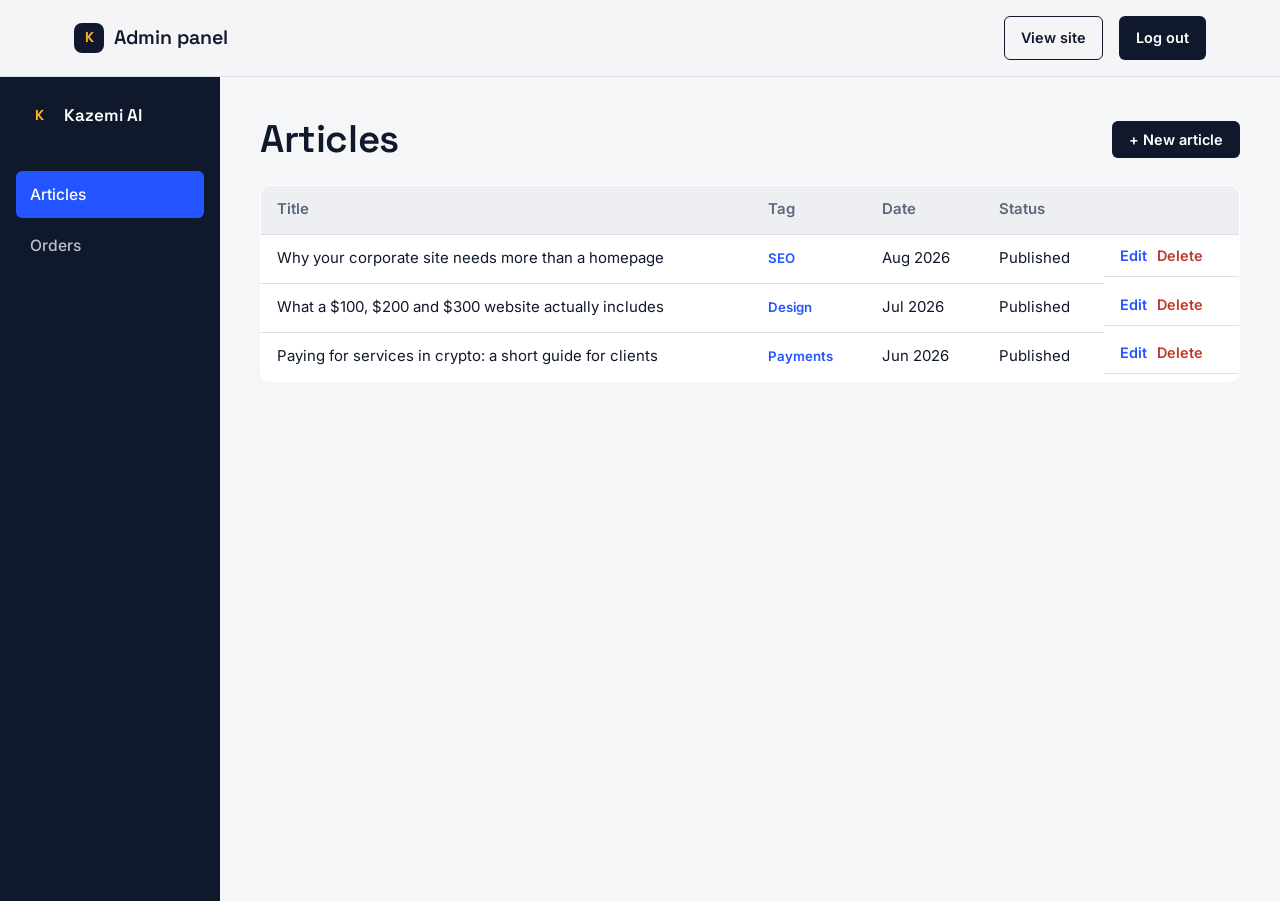
<file: admin.html>
<!DOCTYPE html>
<html lang="en">
<head>
<meta charset="UTF-8">
<meta name="viewport" content="width=device-width, initial-scale=1.0">
<title>Admin — Kazemi AI Agency</title>
<meta name="robots" content="noindex, nofollow">
<link rel="preconnect" href="https://fonts.googleapis.com">
<link href="https://fonts.googleapis.com/css2?family=Space+Grotesk:wght@500;600;700&family=Inter:wght@400;500;600;700&display=swap" rel="stylesheet">
<link rel="stylesheet" href="css/style.css">
</head>
<body>

<header class="site-header">
  <div class="container nav">
    <span class="brand"><span class="brand-mark">K</span>Admin panel</span>
    <div class="nav-cta">
      <a href="index.html" class="btn btn-outline btn-sm">View site</a>
      <a href="login.html" class="btn btn-primary btn-sm">Log out</a>
    </div>
  </div>
</header>

<div class="admin-layout">
  <aside class="admin-side">
    <div class="brand" style="font-size:1rem;"><span class="brand-mark">K</span>Kazemi AI</div>
    <div class="admin-tab active" data-tab="articles">Articles</div>
    <div class="admin-tab" data-tab="orders">Orders</div>
  </aside>

  <main class="admin-main">

    <!-- ========== ARTICLES ========== -->
    <section class="admin-panel active" id="panel-articles">
      <div class="admin-toolbar">
        <h2 style="margin:0;">Articles</h2>
        <button class="btn btn-primary btn-sm" id="newArticleBtn">+ New article</button>
      </div>
      <table class="admin-table">
        <thead><tr><th>Title</th><th>Tag</th><th>Date</th><th>Status</th><th></th></tr></thead>
        <tbody id="articlesBody"></tbody>
      </table>
    </section>

    <!-- ========== ORDERS ========== -->
    <section class="admin-panel" id="panel-orders">
      <div class="admin-toolbar">
        <h2 style="margin:0;">Orders</h2>
      </div>
      <table class="admin-table">
        <thead><tr><th>Client</th><th>Package</th><th>Amount</th><th>Coin</th><th>Date</th><th>Status</th></tr></thead>
        <tbody id="ordersBody"></tbody>
      </table>
    </section>

  </main>
</div>

<!-- article editor modal -->
<div class="modal-backdrop" id="articleModal">
  <div class="modal">
    <h3 id="modalTitle" style="margin-bottom:16px;">New article</h3>
    <input type="hidden" id="articleId">
    <div class="form-field"><label>Title</label><input type="text" id="fTitle"></div>
    <div class="form-field"><label>Tag</label><input type="text" id="fTag" placeholder="SEO, Design, Payments…"></div>
    <div class="form-field"><label>Body</label><textarea id="fBody" rows="6"></textarea></div>
    <div style="display:flex;gap:10px;margin-top:8px;">
      <button class="btn btn-primary" id="saveArticleBtn">Save</button>
      <button class="btn btn-outline" id="cancelArticleBtn">Cancel</button>
    </div>
  </div>
</div>

<script src="js/main.js"></script>
<script>
// ---------------------------------------------------------------------
// Demo persistence via localStorage — this makes the panel fully usable
// while you build, but it only stores data in THIS browser. For a real
// multi-user admin (data shared across devices/staff) you need a small
// backend: an API + database (Postgres/Firestore) behind auth, with this
// UI calling it instead of localStorage. Swap the load/save functions
// below for fetch() calls once that exists.
// ---------------------------------------------------------------------
const seedArticles = [
  { id:1, title:'Why your corporate site needs more than a homepage', tag:'SEO', date:'Aug 2026', status:'Published' },
  { id:2, title:'What a $100, $200 and $300 website actually includes', tag:'Design', date:'Jul 2026', status:'Published' },
  { id:3, title:'Paying for services in crypto: a short guide for clients', tag:'Payments', date:'Jun 2026', status:'Published' },
];
const seedOrders = [
  { client:'Nima Legal', package:'Starter', amount:'$100', coin:'USDT', date:'Jun 3, 2026', status:'Live' },
  { client:'Arka Freight', package:'Business', amount:'$200', coin:'BTC', date:'Aug 12, 2026', status:'Live' },
  { client:'Farsight Analytics', package:'SEO & Content', amount:'$1,200', coin:'ETH', date:'Aug 20, 2026', status:'In progress' },
];
function load(key, seed){ const s = localStorage.getItem(key); return s ? JSON.parse(s) : seed; }
function save(key, data){ localStorage.setItem(key, JSON.stringify(data)); }

let articles = load('admin_articles', seedArticles);
let orders = load('admin_orders', seedOrders);

// ---------- tabs ----------
document.querySelectorAll('.admin-tab').forEach(tab => {
  tab.addEventListener('click', () => {
    document.querySelectorAll('.admin-tab').forEach(t => t.classList.remove('active'));
    document.querySelectorAll('.admin-panel').forEach(p => p.classList.remove('active'));
    tab.classList.add('active');
    document.getElementById('panel-' + tab.dataset.tab).classList.add('active');
  });
});

// ---------- articles table ----------
function renderArticles(){
  document.getElementById('articlesBody').innerHTML = articles.map(a => `
    <tr>
      <td>${a.title}</td>
      <td><span class="work-tag">${a.tag}</span></td>
      <td>${a.date}</td>
      <td>${a.status}</td>
      <td style="display:flex;gap:10px;">
        <button class="link-btn" onclick="editArticle(${a.id})">Edit</button>
        <button class="link-btn danger" onclick="deleteArticle(${a.id})">Delete</button>
      </td>
    </tr>`).join('');
}
function openArticleModal(){ document.getElementById('articleModal').classList.add('open'); }
function closeArticleModal(){ document.getElementById('articleModal').classList.remove('open'); }
document.getElementById('newArticleBtn').addEventListener('click', () => {
  document.getElementById('modalTitle').textContent = 'New article';
  document.getElementById('articleId').value = '';
  document.getElementById('fTitle').value = '';
  document.getElementById('fTag').value = '';
  document.getElementById('fBody').value = '';
  openArticleModal();
});
document.getElementById('cancelArticleBtn').addEventListener('click', closeArticleModal);
document.getElementById('saveArticleBtn').addEventListener('click', () => {
  const id = document.getElementById('articleId').value;
  const title = document.getElementById('fTitle').value.trim();
  const tag = document.getElementById('fTag').value.trim() || 'General';
  if (!title) return;
  if (id) {
    const a = articles.find(x => x.id == id);
    a.title = title; a.tag = tag;
  } else {
    articles.push({ id: Date.now(), title, tag, date: 'Draft', status: 'Draft' });
  }
  save('admin_articles', articles);
  renderArticles();
  closeArticleModal();
});
function editArticle(id){
  const a = articles.find(x => x.id === id);
  document.getElementById('modalTitle').textContent = 'Edit article';
  document.getElementById('articleId').value = a.id;
  document.getElementById('fTitle').value = a.title;
  document.getElementById('fTag').value = a.tag;
  document.getElementById('fBody').value = a.body || '';
  openArticleModal();
}
function deleteArticle(id){
  if (!confirm('Delete this article?')) return;
  articles = articles.filter(x => x.id !== id);
  save('admin_articles', articles);
  renderArticles();
}

// ---------- orders table ----------
function renderOrders(){
  document.getElementById('ordersBody').innerHTML = orders.map((o,i) => `
    <tr>
      <td>${o.client}</td>
      <td>${o.package}</td>
      <td>${o.amount}</td>
      <td>${o.coin}</td>
      <td>${o.date}</td>
      <td>
        <select onchange="updateOrderStatus(${i}, this.value)">
          ${['Awaiting payment','In progress','Live','Cancelled'].map(s => `<option ${o.status===s?'selected':''}>${s}</option>`).join('')}
        </select>
      </td>
    </tr>`).join('');
}
function updateOrderStatus(i, status){
  orders[i].status = status;
  save('admin_orders', orders);
}

renderArticles();
renderOrders();
</script>
</body>
</html>
</file>
<file: css/style.css>
/* ==========================================================================
   Kazemi AI Agency — design tokens
   Palette: paper / ink / cobalt / amber
   Type: Space Grotesk (display) + Inter (body)
   ========================================================================== */

:root{
  --paper:      #F5F6F8;
  --paper-2:    #EDEFF3;
  --ink:        #10192B;
  --ink-70:     #3A4356;
  --muted:      #5C6779;
  --line:       #DBDFE6;
  --cobalt:     #2454FF;
  --cobalt-dim: #E7ECFF;
  --amber:      #FFB020;
  --white:      #FFFFFF;
  --radius-s:   6px;
  --radius-m:   10px;
  --maxw:       1180px;
  --space-1:    8px;
  --space-2:    16px;
  --space-3:    24px;
  --space-4:    40px;
  --space-5:    64px;
  --space-6:    96px;
  font-size: 17px;
}

*,*::before,*::after{ box-sizing: border-box; }
html{ scroll-behavior: smooth; }
@media (prefers-reduced-motion: reduce){
  html{ scroll-behavior: auto; }
  *,*::before,*::after{ animation-duration: 0.01ms !important; animation-iteration-count: 1 !important; transition-duration: 0.01ms !important; }
}

body{
  margin:0;
  background: var(--paper);
  color: var(--ink);
  font-family: "Inter", -apple-system, BlinkMacSystemFont, "Segoe UI", sans-serif;
  font-size: 1rem;
  line-height: 1.6;
  -webkit-font-smoothing: antialiased;
}

h1,h2,h3,h4{
  font-family: "Space Grotesk", "Inter", sans-serif;
  color: var(--ink);
  line-height: 1.15;
  margin: 0 0 var(--space-2);
  letter-spacing: -0.01em;
}
h1{ font-size: clamp(2.4rem, 5vw, 3.6rem); font-weight: 600; }
h2{ font-size: clamp(1.7rem, 3vw, 2.3rem); font-weight: 600; }
h3{ font-size: 1.25rem; font-weight: 600; }
p{ margin: 0 0 var(--space-2); color: var(--ink-70); max-width: 62ch; }
a{ color: inherit; text-decoration: none; }
img{ max-width: 100%; display:block; }
ul{ padding: 0; margin: 0; list-style: none; }
button{ font-family: inherit; cursor: pointer; }

.container{ max-width: var(--maxw); margin: 0 auto; padding: 0 var(--space-3); }
.section{ padding: var(--space-6) 0; }
.section--tight{ padding: var(--space-5) 0; }
.section--alt{ background: var(--paper-2); }

/* ---------- buttons ---------- */
.btn{
  display:inline-flex; align-items:center; justify-content:center; gap:8px;
  padding: 13px 26px; border-radius: var(--radius-s);
  font-weight: 600; font-size: 0.95rem; border: 1px solid transparent;
  transition: transform .15s ease, background .15s ease, border-color .15s ease, color .15s ease;
}
.btn:active{ transform: translateY(1px); }
.btn-primary{ background: var(--ink); color: var(--white); }
.btn-primary:hover{ background: var(--cobalt); }
.btn-outline{ border-color: var(--ink); color: var(--ink); }
.btn-outline:hover{ background: var(--ink); color: var(--white); }
.btn-accent{ background: var(--cobalt); color: var(--white); }
.btn-accent:hover{ background: var(--ink); }
.btn-block{ width: 100%; }
.btn-sm{ padding: 9px 16px; font-size: 0.85rem; }

/* ---------- header / nav ---------- */
.site-header{
  position: sticky; top: 0; z-index: 40;
  background: rgba(245,246,248,0.9); backdrop-filter: blur(8px);
  border-bottom: 1px solid var(--line);
}
.nav{ display:flex; align-items:center; justify-content:space-between; height: 76px; }
.brand{ display:flex; align-items:center; gap:10px; font-family:"Space Grotesk",sans-serif; font-weight:600; font-size:1.15rem; }
.brand-mark{ width: 30px; height: 30px; border-radius: 8px; background: var(--ink);
  display:flex; align-items:center; justify-content:center; color: var(--amber); font-size: 0.85rem; font-weight:700; flex-shrink:0; }
.nav-links{ display:flex; align-items:center; gap: var(--space-4); }
.nav-links a{ font-size: 0.95rem; color: var(--ink-70); font-weight:500; position:relative; padding: 4px 0; }
.nav-links a:hover, .nav-links a.active{ color: var(--ink); }
.nav-links a.active::after{ content:""; position:absolute; left:0; right:0; bottom:-4px; height:2px; background:var(--cobalt); }
.nav-cta{ display:flex; align-items:center; gap: var(--space-2); }
.nav-toggle{ display:none; background:none; border:none; width:32px; height:24px; position:relative; }
.nav-toggle span{ position:absolute; left:0; right:0; height:2px; background:var(--ink); transition: all .2s ease; }
.nav-toggle span:nth-child(1){ top:0; } .nav-toggle span:nth-child(2){ top:11px; } .nav-toggle span:nth-child(3){ bottom:0; }

@media (max-width: 860px){
  .nav-links{ position:fixed; top:76px; left:0; right:0; background:var(--paper); flex-direction:column; align-items:flex-start;
    padding: var(--space-3); border-bottom:1px solid var(--line); transform: translateY(-8px); opacity:0; pointer-events:none; transition: all .2s ease; gap: var(--space-2); }
  .nav-links.open{ transform: translateY(0); opacity:1; pointer-events:auto; }
  .nav-toggle{ display:block; }
  .nav-cta .btn-outline{ display:none; }
}

/* ---------- hero schematic ---------- */
.hero{ padding: var(--space-6) 0 var(--space-5); }
.hero-grid{ display:grid; grid-template-columns: 1.05fr 0.95fr; gap: var(--space-5); align-items:center; }
.eyebrow{ color: var(--cobalt); font-weight: 600; font-size: 0.9rem; margin-bottom: var(--space-2); display:block; }
.hero p.lead{ font-size: 1.15rem; max-width: 46ch; }
.hero-actions{ display:flex; gap: var(--space-2); margin-top: var(--space-3); flex-wrap:wrap; }
.hero-stats{ display:flex; gap: var(--space-4); margin-top: var(--space-5); }
.hero-stats div strong{ display:block; font-family:"Space Grotesk",sans-serif; font-size:1.6rem; }
.hero-stats div span{ color: var(--muted); font-size: 0.85rem; }

.schematic-wrap{ position:relative; }
.schematic-wrap svg{ width:100%; height:auto; }
.schem-line{ fill:none; stroke:var(--ink); stroke-width:1.4; stroke-dasharray: 600; stroke-dashoffset: 600; animation: draw 1.8s ease forwards; }
.schem-line.delay1{ animation-delay: .2s; } .schem-line.delay2{ animation-delay: .5s; } .schem-line.delay3{ animation-delay: .8s; }
.schem-block{ opacity:0; animation: fadein .6s ease forwards; }
.schem-block.delay1{ animation-delay: 1.1s; } .schem-block.delay2{ animation-delay: 1.3s; } .schem-block.delay3{ animation-delay: 1.5s; } .schem-block.delay4{ animation-delay:1.7s; }
.schem-dot{ fill: var(--amber); opacity:0; animation: fadein .4s ease forwards; animation-delay: 1.9s; }
@keyframes draw{ to{ stroke-dashoffset:0; } }
@keyframes fadein{ to{ opacity:1; } }

@media (max-width: 900px){ .hero-grid{ grid-template-columns:1fr; } .hero-stats{ flex-wrap:wrap; row-gap: var(--space-2); } }

/* ---------- reveal-on-scroll (used once per page, sparingly) ---------- */
.reveal{ opacity:0; transform: translateY(16px); transition: opacity .6s ease, transform .6s ease; }
.reveal.in{ opacity:1; transform:none; }

/* ---------- cards ---------- */
.grid{ display:grid; gap: var(--space-3); }
.grid-3{ grid-template-columns: repeat(3, 1fr); }
.grid-2{ grid-template-columns: repeat(2, 1fr); }
@media (max-width: 900px){ .grid-3{ grid-template-columns: 1fr 1fr; } .grid-2{ grid-template-columns: 1fr; } }
@media (max-width: 640px){ .grid-3{ grid-template-columns: 1fr; } }

.card{ background: var(--white); border:1px solid var(--line); border-radius: var(--radius-m); padding: var(--space-3); }

/* service / feature rows */
.feature-row{ display:grid; grid-template-columns: 40px 1fr; gap: var(--space-2); padding: var(--space-3) 0; border-top:1px solid var(--line); }
.feature-row:last-child{ border-bottom:1px solid var(--line); }
.feature-num{ font-family:"Space Grotesk",sans-serif; color: var(--muted); }

/* ---------- portfolio ---------- */
.portfolio-grid{ display:grid; grid-template-columns: repeat(3,1fr); gap: var(--space-3); }
@media (max-width: 900px){ .portfolio-grid{ grid-template-columns: 1fr 1fr; } }
@media (max-width: 640px){ .portfolio-grid{ grid-template-columns: 1fr; } }
.work-card{ background: var(--white); border:1px solid var(--line); border-radius: var(--radius-m); overflow:hidden; cursor:pointer; transition: border-color .15s ease; }
.work-card:hover{ border-color: var(--ink); }
.work-thumb{ height: 190px; display:flex; align-items:center; justify-content:center; font-family:"Space Grotesk",sans-serif; font-weight:600; font-size:1.4rem; color: var(--white); }
.work-body{ padding: var(--space-2) var(--space-3) var(--space-3); }
.work-tag{ font-size:0.78rem; color: var(--cobalt); font-weight:600; }

/* lightbox */
.lightbox-backdrop{ position:fixed; inset:0; background: rgba(16,25,43,0.55); display:none; align-items:center; justify-content:center; z-index:100; padding: var(--space-3); }
.lightbox-backdrop.open{ display:flex; }
.lightbox{ background: var(--white); border-radius: var(--radius-m); max-width: 560px; width:100%; padding: var(--space-4); position:relative; }
.lightbox-close{ position:absolute; top: 16px; right:16px; background:none; border:none; font-size:1.3rem; color: var(--muted); }

/* ---------- pricing / shop ---------- */
.price-card{ background: var(--white); border:1px solid var(--line); border-radius: var(--radius-m); padding: var(--space-4); display:flex; flex-direction:column; gap: var(--space-2); position:relative; }
.price-card.featured{ border-color: var(--ink); box-shadow: 0 0 0 1px var(--ink); }
.price-badge{ position:absolute; top:-13px; right: 24px; background: var(--amber); color: var(--ink); font-size:0.75rem; font-weight:700; padding: 4px 10px; border-radius: 20px; }
.price-amount{ font-family:"Space Grotesk",sans-serif; font-size: 2.4rem; font-weight:600; }
.price-amount span{ font-size:1rem; color: var(--muted); font-weight:500; }
.price-list li{ display:flex; gap:10px; padding:6px 0; color: var(--ink-70); font-size:0.93rem; }
.price-list li::before{ content:"—"; color: var(--cobalt); flex-shrink:0; }

.seo-package{ background: var(--ink); color: var(--white); border-radius: var(--radius-m); padding: var(--space-5); display:grid; grid-template-columns: 1.2fr 0.8fr; gap: var(--space-4); align-items:center; margin-top: var(--space-4); }
.seo-package p{ color: #C7CEDD; }
.seo-package .price-amount{ color: var(--amber); }
@media (max-width: 860px){ .seo-package{ grid-template-columns:1fr; } }

/* ---------- product single page ---------- */
.product-layout{ display:grid; grid-template-columns: 1fr 1fr; gap: var(--space-5); align-items:start; }
@media (max-width: 900px){ .product-layout{ grid-template-columns:1fr; } }
.product-visual{ border-radius: var(--radius-m); aspect-ratio: 4/3; display:flex; align-items:center; justify-content:center; }
.checkout-box{ border:1px solid var(--line); border-radius: var(--radius-m); padding: var(--space-3); margin-top: var(--space-3); background: var(--white); }
.crypto-row{ display:flex; align-items:center; gap: var(--space-2); padding: 10px 0; border-bottom:1px solid var(--line); font-size:0.9rem; }
.crypto-row:last-child{ border-bottom:none; }

/* ---------- forms ---------- */
.form-field{ margin-bottom: var(--space-2); }
.form-field label{ display:block; font-size:0.85rem; font-weight:600; margin-bottom:6px; }
.form-field input, .form-field textarea{
  width:100%; padding: 12px 14px; border-radius: var(--radius-s); border:1px solid var(--line);
  background: var(--white); font-family:inherit; font-size:0.95rem; color: var(--ink);
}
.form-field input:focus, .form-field textarea:focus{ outline: 2px solid var(--cobalt); outline-offset:1px; border-color: var(--cobalt); }
.auth-card{ max-width: 420px; margin: 0 auto; background: var(--white); border:1px solid var(--line); border-radius: var(--radius-m); padding: var(--space-4); }
.oauth-row{ display:flex; flex-direction:column; gap: 10px; margin: var(--space-3) 0; }
.oauth-btn{ display:flex; align-items:center; justify-content:center; gap:10px; padding:11px; border:1px solid var(--line); border-radius: var(--radius-s); font-weight:600; font-size:0.9rem; background:var(--white); }
.oauth-btn:hover{ border-color: var(--ink); }
.divider{ display:flex; align-items:center; gap:12px; color: var(--muted); font-size:0.8rem; margin: var(--space-2) 0; }
.divider::before,.divider::after{ content:""; flex:1; height:1px; background: var(--line); }

/* ---------- dashboard ---------- */
.dash-layout{ display:grid; grid-template-columns: 230px 1fr; gap: var(--space-4); }
@media (max-width: 800px){ .dash-layout{ grid-template-columns:1fr; } }
.dash-side{ border-right:1px solid var(--line); padding-right: var(--space-3); }
.dash-side a{ display:block; padding: 10px 12px; border-radius: var(--radius-s); font-size:0.92rem; color: var(--ink-70); font-weight:500; margin-bottom:4px; }
.dash-side a.active, .dash-side a:hover{ background: var(--cobalt-dim); color: var(--cobalt); }
.dash-stat{ background:var(--white); border:1px solid var(--line); border-radius: var(--radius-m); padding: var(--space-3); }
.dash-stat strong{ font-family:"Space Grotesk",sans-serif; font-size:1.7rem; display:block; }
table.orders{ width:100%; border-collapse: collapse; background: var(--white); border:1px solid var(--line); border-radius: var(--radius-m); overflow:hidden; }
table.orders th, table.orders td{ text-align:left; padding: 12px 16px; font-size:0.9rem; border-bottom:1px solid var(--line); }
table.orders th{ color: var(--muted); font-weight:600; background: var(--paper-2); }
.status-pill{ display:inline-block; padding:3px 10px; border-radius:20px; font-size:0.78rem; font-weight:600; }
.status-live{ background:#E4F6EA; color:#1E8E4A; }
.status-progress{ background:#FFF3DC; color:#9A6A00; }

/* ---------- blog ---------- */
.article-card{ background: var(--white); border:1px solid var(--line); border-radius: var(--radius-m); padding: var(--space-3); }
.article-card .work-tag{ display:block; margin-bottom: 6px; }
.article-meta{ color: var(--muted); font-size: 0.82rem; margin-top: 8px; }
.article-body{ max-width: 68ch; margin: 0 auto; }
.article-body h2{ margin-top: var(--space-4); }
.article-body p{ max-width:none; }
.toc{ border:1px solid var(--line); border-radius: var(--radius-m); padding: var(--space-3); margin: var(--space-4) 0; background: var(--white); }
.toc a{ display:block; padding: 4px 0; color: var(--cobalt); font-size:0.9rem; }

/* ---------- about / person schema page ---------- */
.about-hero{ display:grid; grid-template-columns: 200px 1fr; gap: var(--space-4); align-items:center; }
@media (max-width: 700px){ .about-hero{ grid-template-columns:1fr; } }
.avatar{ width:200px; height:200px; border-radius: 50%; background: var(--ink); display:flex; align-items:center; justify-content:center; color:var(--amber); font-family:"Space Grotesk",sans-serif; font-size:2.6rem; font-weight:700; }
.social-row{ display:flex; gap: var(--space-2); margin-top: var(--space-2); flex-wrap:wrap; }
.social-row a{ border:1px solid var(--line); border-radius: 20px; padding: 6px 14px; font-size:0.85rem; font-weight:600; }
.social-row a:hover{ border-color: var(--ink); }
.timeline{ border-left:2px solid var(--line); padding-left: var(--space-3); margin-top: var(--space-3); }
.timeline-item{ position:relative; padding-bottom: var(--space-4); }
.timeline-item::before{ content:""; position:absolute; left:-29px; top:4px; width:10px; height:10px; border-radius:50%; background: var(--cobalt); }
.timeline-year{ color: var(--cobalt); font-weight:700; font-size:0.85rem; }

/* ---------- footer ---------- */
.site-footer{ border-top:1px solid var(--line); padding: var(--space-5) 0 var(--space-3); }
.footer-grid{ display:grid; grid-template-columns: 1.4fr 1fr 1fr 1fr; gap: var(--space-4); }
@media (max-width: 800px){ .footer-grid{ grid-template-columns: 1fr 1fr; } }
.footer-grid h4{ font-size:0.85rem; text-transform: none; margin-bottom: var(--space-2); }
.footer-grid a{ display:block; color: var(--muted); font-size:0.9rem; padding: 4px 0; }
.footer-grid a:hover{ color: var(--ink); }
.footer-bottom{ display:flex; justify-content:space-between; align-items:center; margin-top: var(--space-5); padding-top: var(--space-3); border-top:1px solid var(--line); color: var(--muted); font-size:0.85rem; flex-wrap:wrap; gap: var(--space-2); }

/* ---------- preloader (cinematic curtain) ---------- */
.preloader{
  position:fixed; inset:0; z-index: 200; background: var(--ink);
  display:flex; align-items:center; justify-content:center;
}
.preloader-word{
  font-family:"Space Grotesk",sans-serif; color: var(--white); font-size: 1.1rem; letter-spacing: 0.02em;
  opacity: 0.85;
}
@media (prefers-reduced-motion: reduce){ .preloader{ display:none; } }

/* ---------- marquee strip ---------- */
.marquee-strip{ border-top:1px solid var(--line); border-bottom:1px solid var(--line); overflow:hidden; padding: 18px 0; background: var(--paper-2); }
.marquee-track{ display:flex; gap: 48px; white-space:nowrap; width: max-content; }
.marquee-track span{ font-family:"Space Grotesk",sans-serif; font-size: 1.05rem; color: var(--ink-70); font-weight:500; }
.marquee-track span em{ color: var(--cobalt); font-style: normal; }

/* ---------- magnetic buttons ---------- */
.magnetic{ display:inline-block; will-change: transform; }

/* ---------- admin panel ---------- */
.admin-layout{ display:grid; grid-template-columns: 220px 1fr; min-height: calc(100vh - 76px); }
@media (max-width: 800px){ .admin-layout{ grid-template-columns: 1fr; } }
.admin-side{ background: var(--ink); color: var(--white); padding: var(--space-3) var(--space-2); }
.admin-side .brand{ color: var(--white); padding: 0 8px; margin-bottom: var(--space-4); }
.admin-tab{ display:flex; align-items:center; gap:10px; padding: 11px 14px; border-radius: var(--radius-s); color: #B9C0D0; font-weight:500; font-size:0.92rem; cursor:pointer; margin-bottom:4px; }
.admin-tab:hover{ background: rgba(255,255,255,0.06); color: var(--white); }
.admin-tab.active{ background: var(--cobalt); color: var(--white); }
.admin-main{ padding: var(--space-4); background: var(--paper); }
.admin-panel{ display:none; }
.admin-panel.active{ display:block; }
.admin-toolbar{ display:flex; justify-content:space-between; align-items:center; margin-bottom: var(--space-3); flex-wrap:wrap; gap:12px; }
.admin-table{ width:100%; border-collapse:collapse; background: var(--white); border:1px solid var(--line); border-radius: var(--radius-m); overflow:hidden; }
.admin-table th, .admin-table td{ text-align:left; padding: 12px 16px; font-size:0.88rem; border-bottom:1px solid var(--line); vertical-align: middle; }
.admin-table th{ background: var(--paper-2); color: var(--muted); font-weight:600; }
.admin-table select{ padding:6px 10px; border-radius: var(--radius-s); border:1px solid var(--line); font-family:inherit; font-size:0.85rem; }
.link-btn{ background:none; border:none; color: var(--cobalt); font-weight:600; font-size:0.85rem; padding:0; }
.link-btn.danger{ color:#C0392B; }
.modal-backdrop{ position:fixed; inset:0; background:rgba(16,25,43,0.5); display:none; align-items:center; justify-content:center; z-index:100; padding:var(--space-3); }
.modal-backdrop.open{ display:flex; }
.modal{ background: var(--white); border-radius: var(--radius-m); max-width: 560px; width:100%; padding: var(--space-4); max-height:85vh; overflow-y:auto; }

/* ---------- chatbot widget ---------- */
.chat-toggle{
  position:fixed; bottom: 24px; right: 24px; width:58px; height:58px; border-radius:50%;
  background: var(--ink); color: var(--amber); border:none; display:flex; align-items:center; justify-content:center;
  box-shadow: 0 8px 24px rgba(16,25,43,0.25); z-index: 90; transition: transform .15s ease;
}
.chat-toggle:hover{ transform: scale(1.06); }
.chat-panel{
  position:fixed; bottom: 94px; right: 24px; width: 340px; max-width: calc(100vw - 32px); height: 440px;
  background: var(--white); border:1px solid var(--line); border-radius: var(--radius-m); box-shadow: 0 16px 40px rgba(16,25,43,0.18);
  display:none; flex-direction:column; overflow:hidden; z-index: 91;
}
.chat-panel.open{ display:flex; }
.chat-head{ background: var(--ink); color: var(--white); padding: 14px 16px; display:flex; align-items:center; justify-content:space-between; }
.chat-head span{ font-weight:600; font-size:0.95rem; }
.chat-head button{ background:none; border:none; color: var(--white); font-size:1.1rem; }
.chat-body{ flex:1; overflow-y:auto; padding: 14px 16px; display:flex; flex-direction:column; gap:10px; }
.chat-msg{ padding: 9px 13px; border-radius: 12px; font-size: 0.87rem; max-width: 85%; line-height:1.4; }
.chat-msg.bot{ background: var(--paper-2); align-self:flex-start; border-bottom-left-radius:2px; }
.chat-msg.user{ background: var(--cobalt); color:var(--white); align-self:flex-end; border-bottom-right-radius:2px; }
.chat-suggest{ display:flex; flex-wrap:wrap; gap:6px; padding: 0 16px 10px; }
.chat-suggest button{ border:1px solid var(--line); background:none; border-radius: 14px; padding: 5px 10px; font-size: 0.76rem; color: var(--ink-70); }
.chat-suggest button:hover{ border-color: var(--cobalt); color: var(--cobalt); }
.chat-input-row{ display:flex; border-top:1px solid var(--line); padding: 10px; gap: 8px; }
.chat-input-row input{ flex:1; border:1px solid var(--line); border-radius: 20px; padding: 9px 14px; font-family:inherit; font-size:0.87rem; }
.chat-input-row button{ background: var(--ink); color:var(--white); border:none; border-radius:50%; width:36px; height:36px; flex-shrink:0; }
</file>
